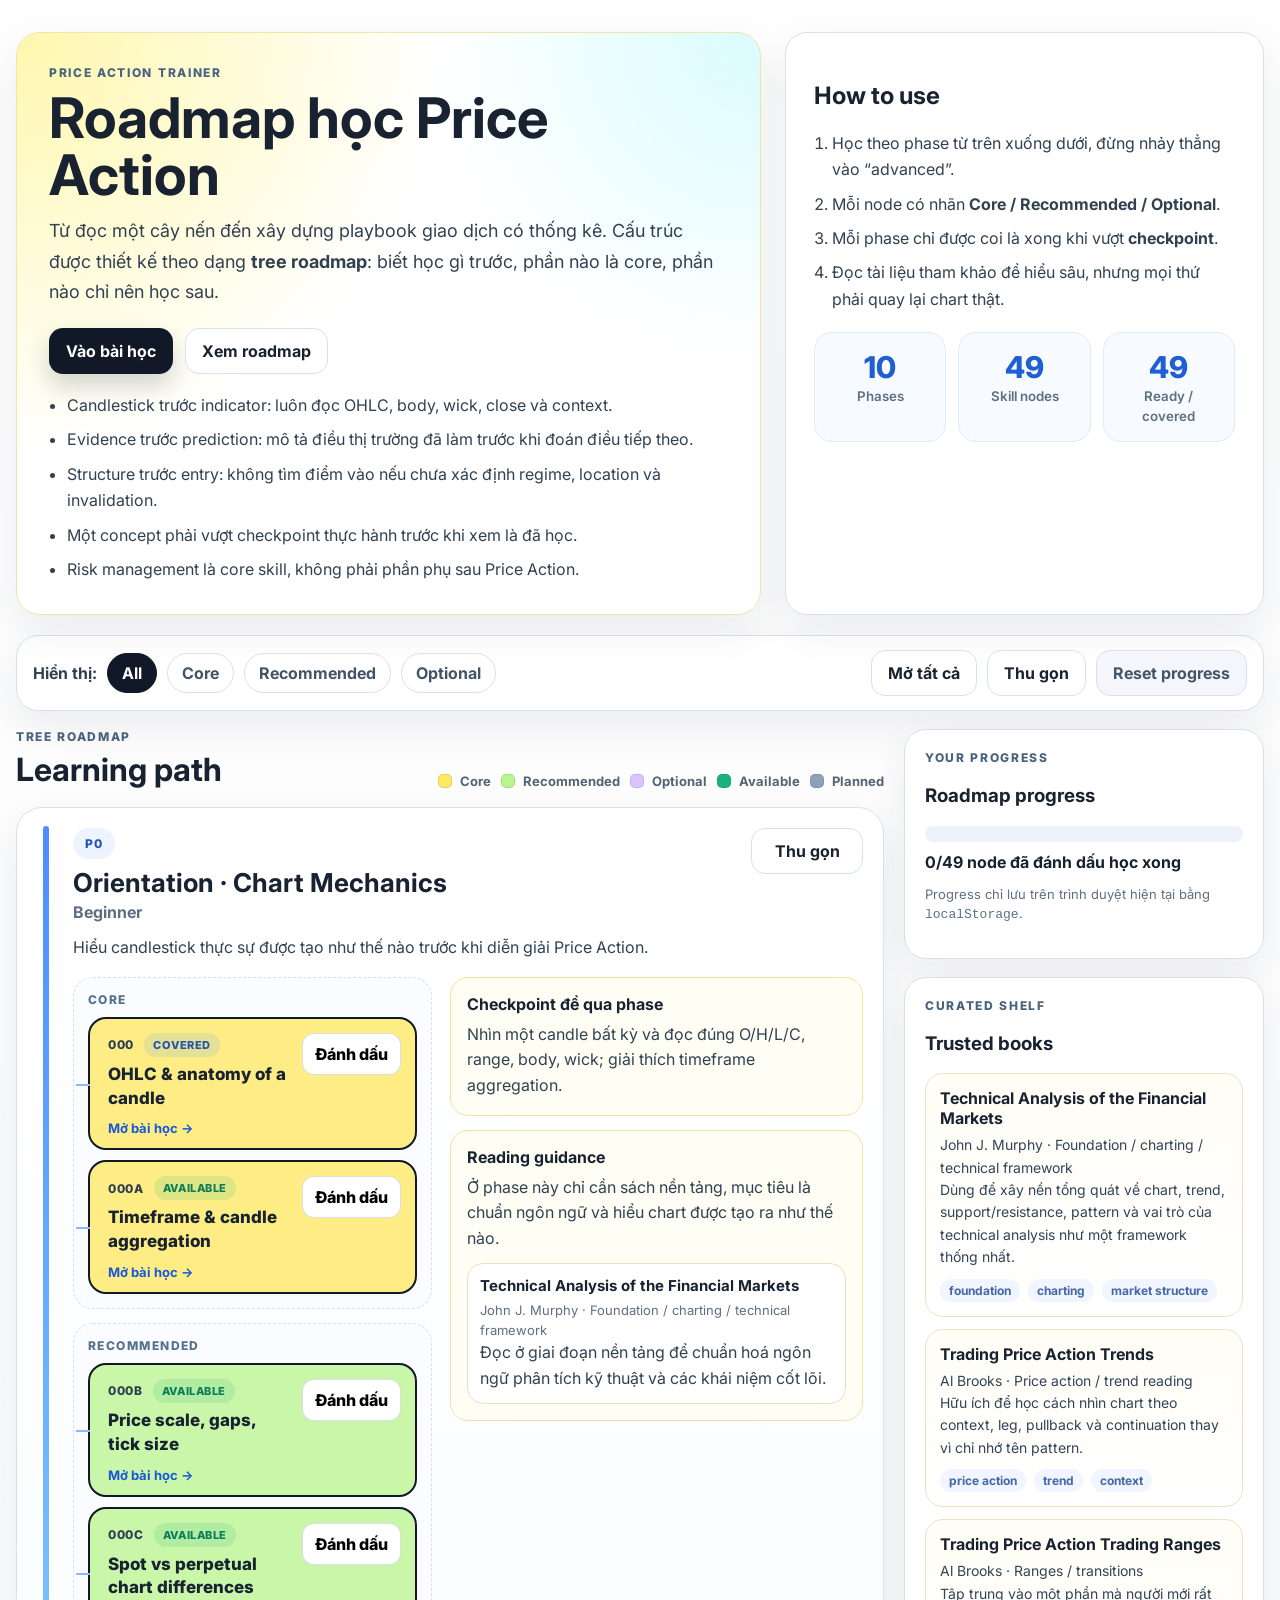
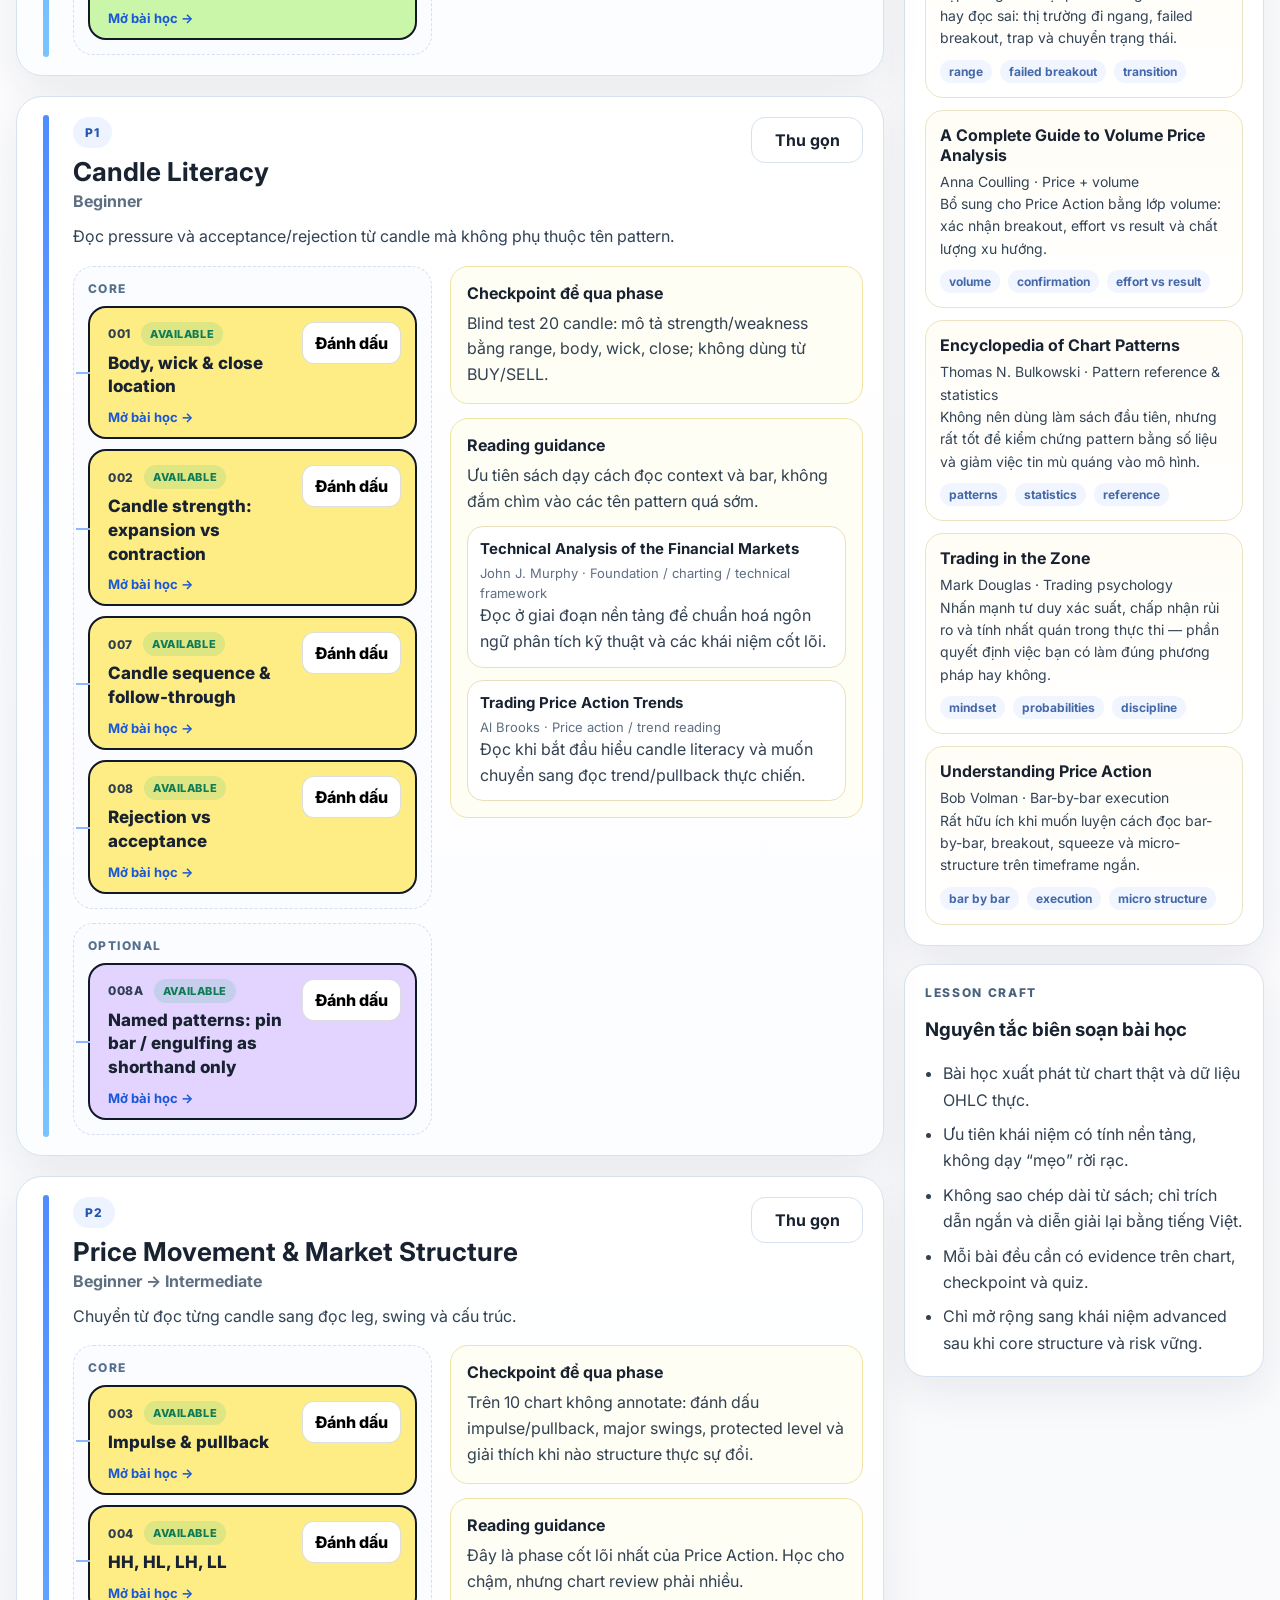
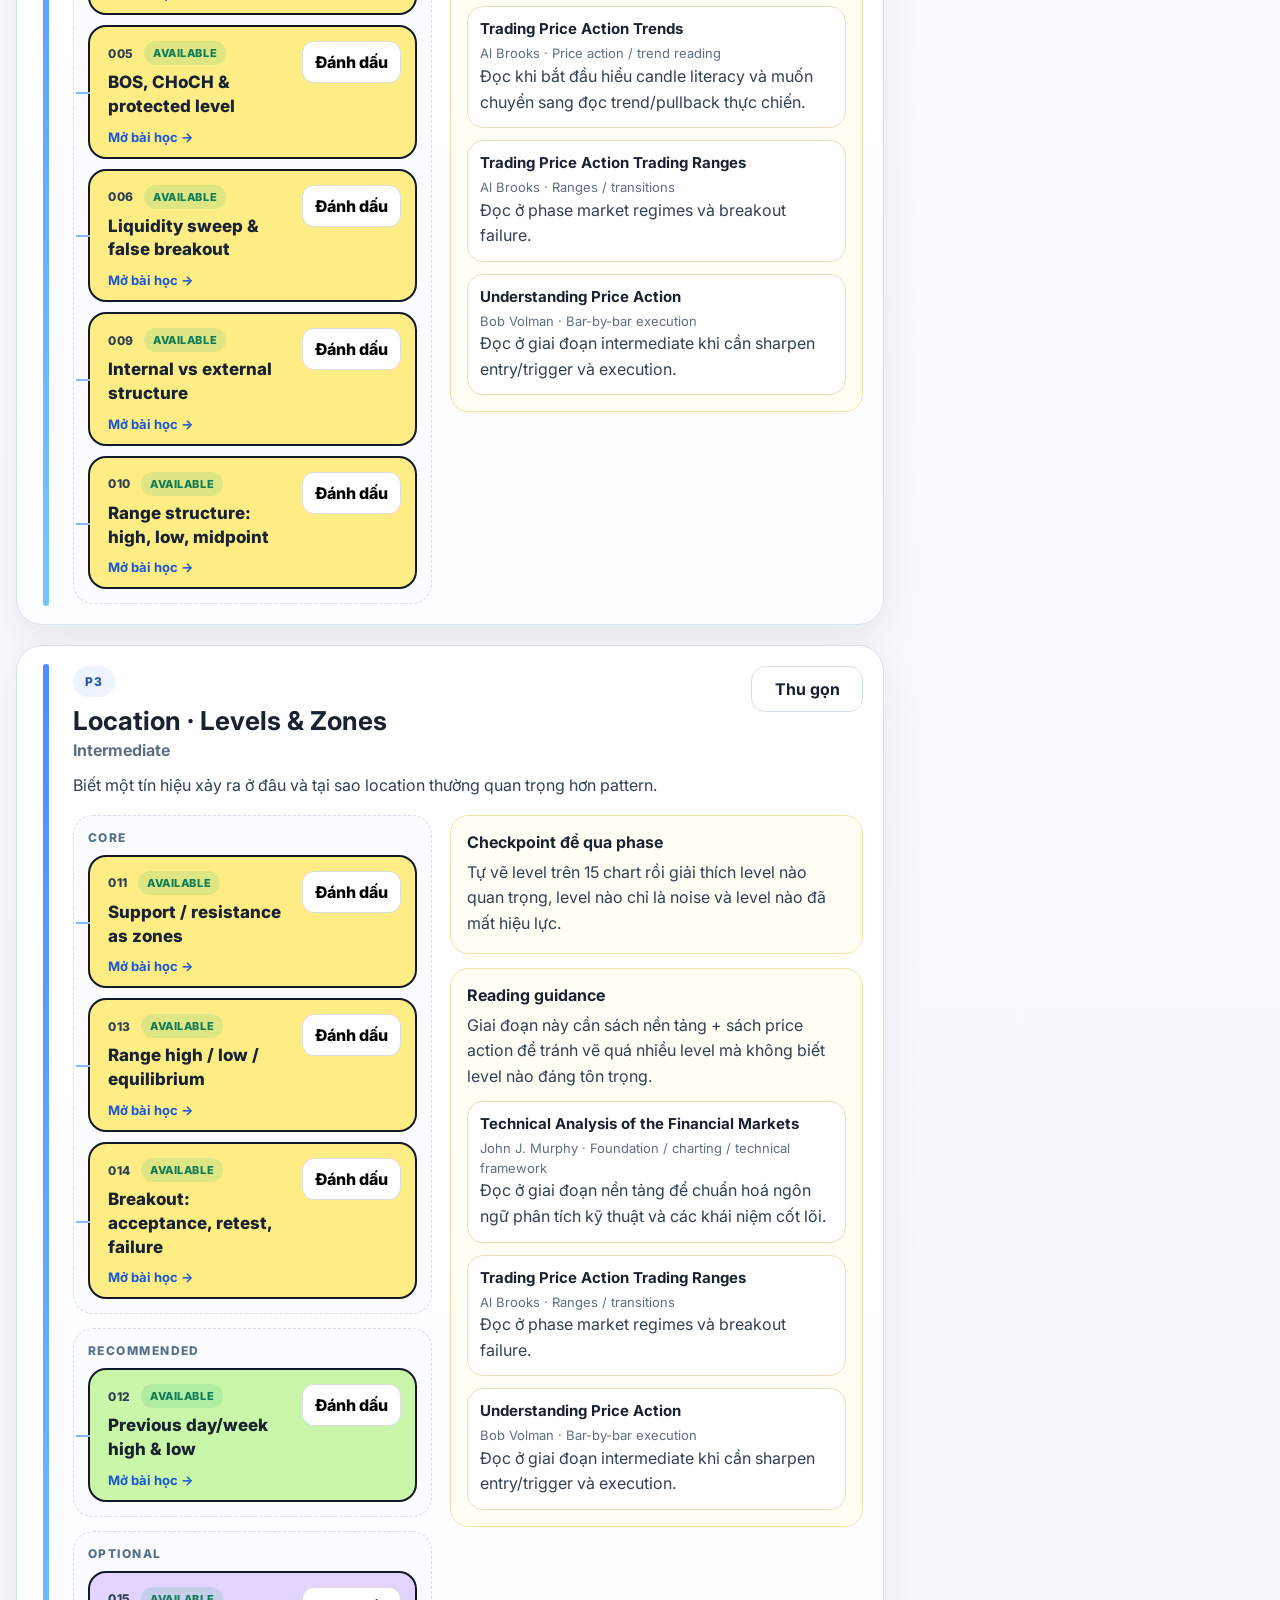
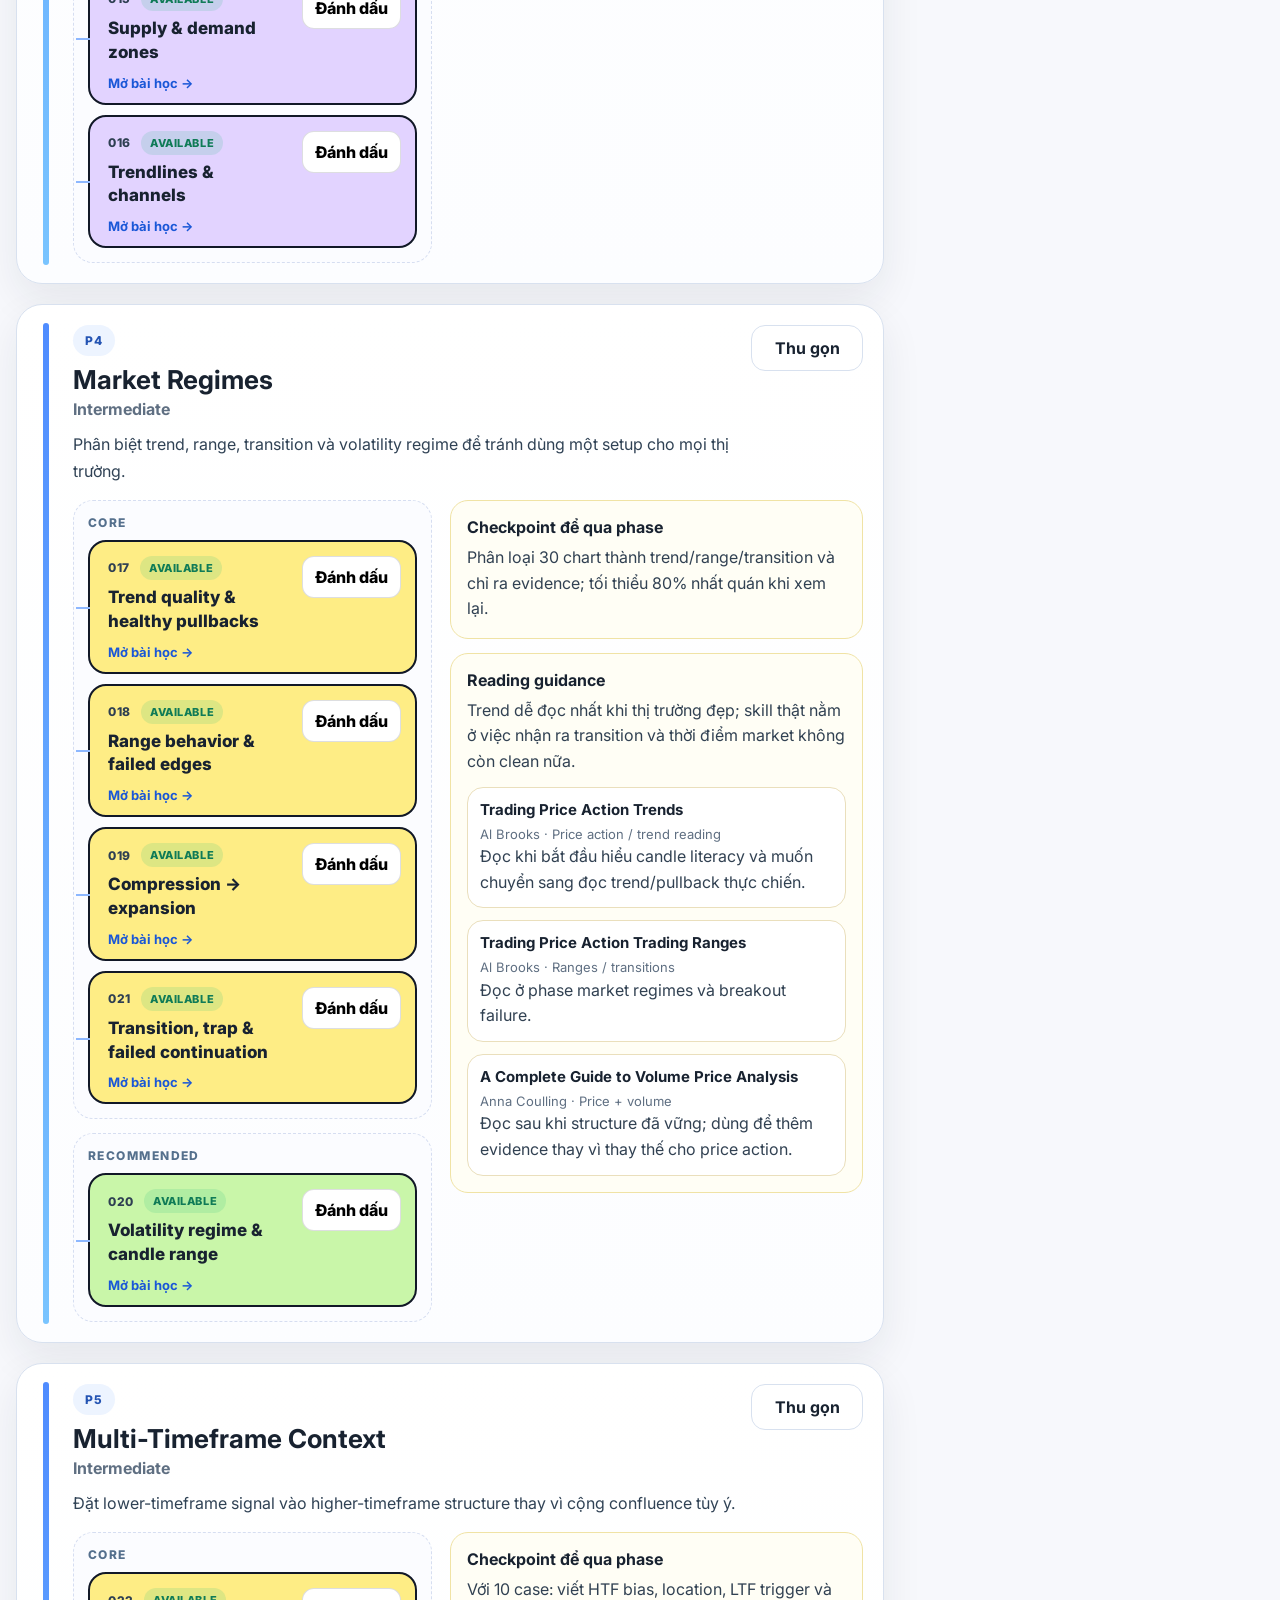
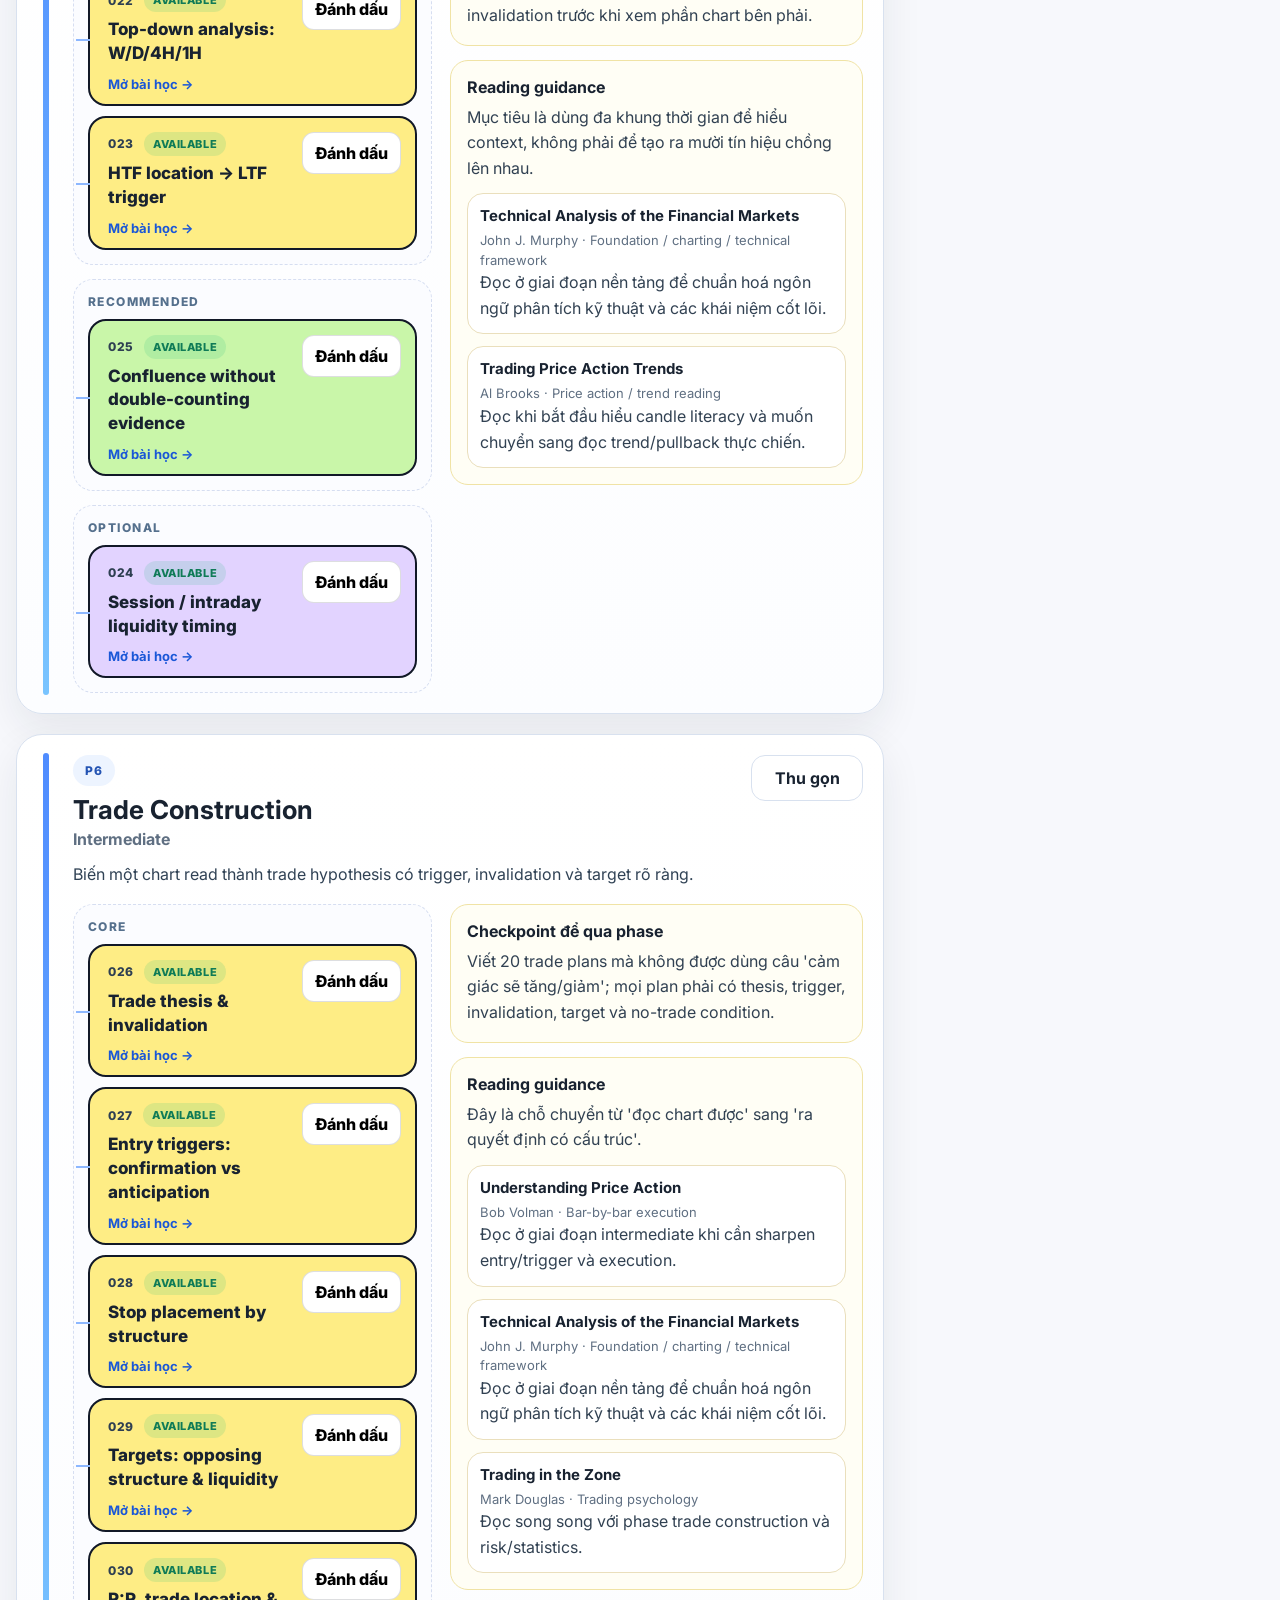
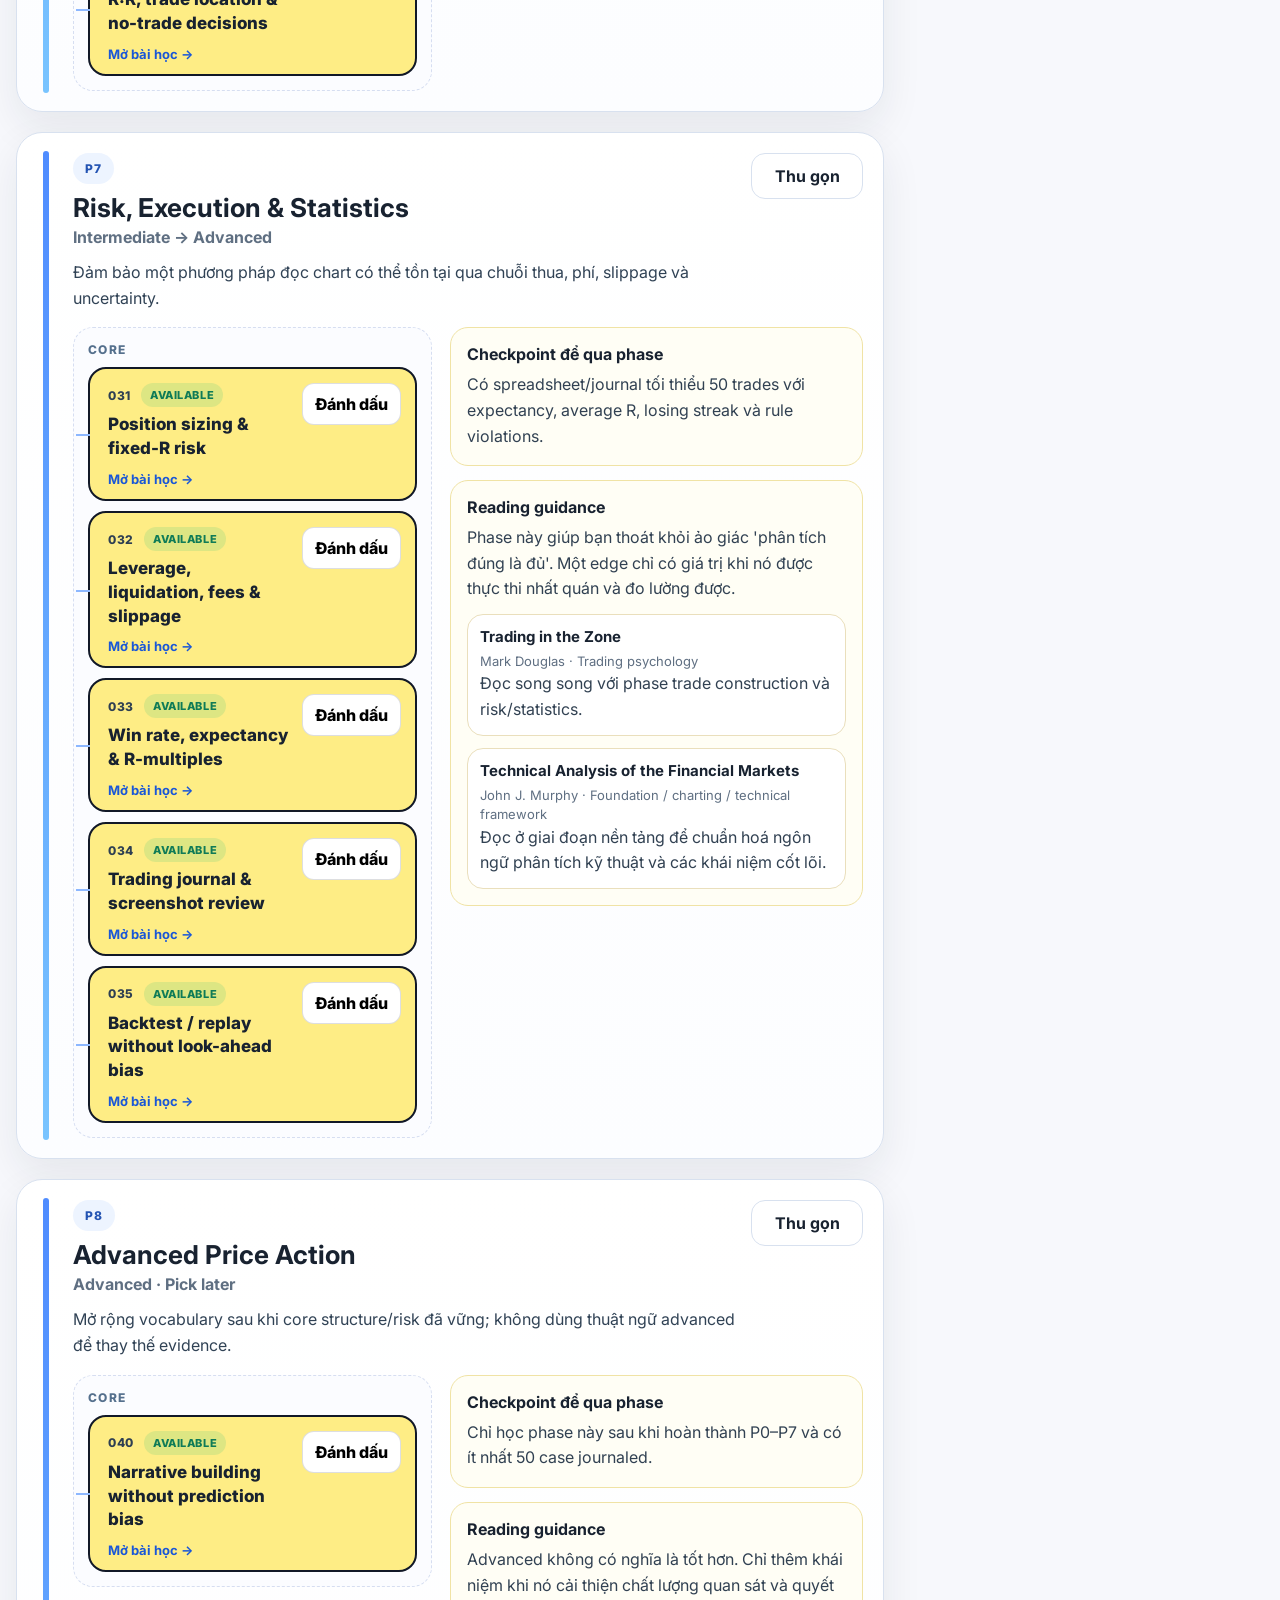
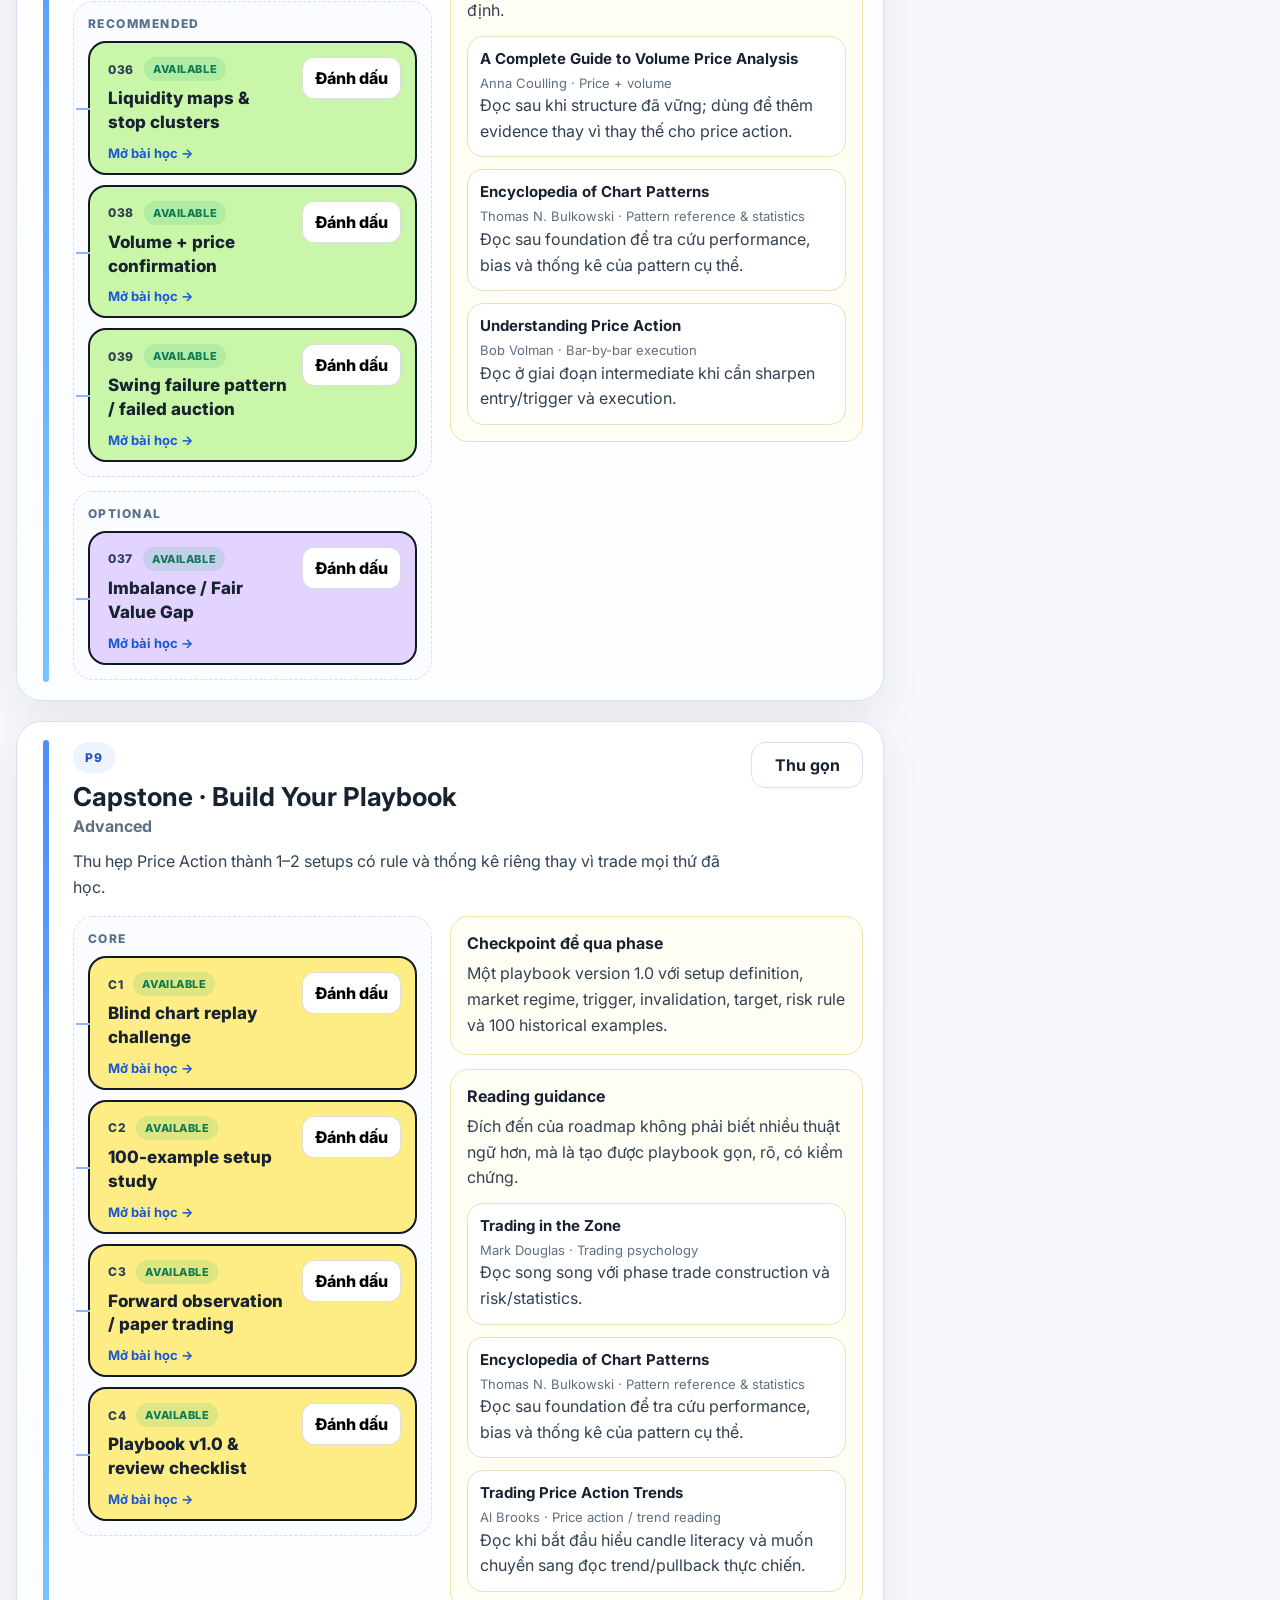
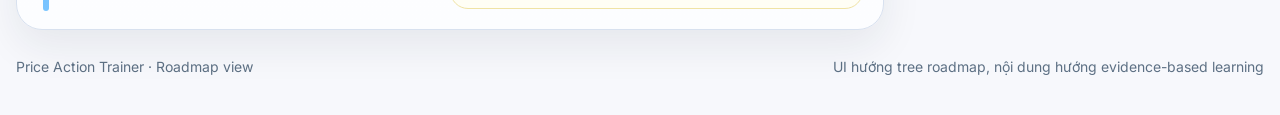
<file: roadmap.html>
<!doctype html>
<html lang="vi">
<head>
  <meta charset="utf-8" />
  <meta name="viewport" content="width=device-width, initial-scale=1" />
  <meta name="description" content="Price Action Roadmap — lộ trình học Price Action theo cấu trúc tree, ưu tiên kỹ năng cốt lõi và tài liệu uy tín." />
  <title>Price Action Roadmap</title>
  <link rel="preconnect" href="https://fonts.googleapis.com" />
  <link rel="preconnect" href="https://fonts.gstatic.com" crossorigin />
  <link href="https://fonts.googleapis.com/css2?family=Inter:wght@400;500;600;700;800&display=swap" rel="stylesheet" />
  <link rel="stylesheet" href="./roadmap.css" />
</head>
<body>
  <header class="hero">
    <div class="hero-copy">
      <div class="eyebrow">PRICE ACTION TRAINER</div>
      <h1>Roadmap học Price Action</h1>
      <p class="hero-subtitle">Từ đọc một cây nến đến xây dựng playbook giao dịch có thống kê. Cấu trúc được thiết kế theo dạng <strong>tree roadmap</strong>: biết học gì trước, phần nào là core, phần nào chỉ nên học sau.</p>
      <div class="hero-actions">
        <a class="btn btn-primary" href="./index.html">Vào bài học</a>
        <a class="btn btn-secondary" href="#treeRoadmap">Xem roadmap</a>
      </div>
      <ul id="principlesList" class="principles-list"></ul>
    </div>
    <aside class="hero-side card">
      <h2>How to use</h2>
      <ol class="howto-list">
        <li>Học theo phase từ trên xuống dưới, đừng nhảy thẳng vào “advanced”.</li>
        <li>Mỗi node có nhãn <strong>Core / Recommended / Optional</strong>.</li>
        <li>Mỗi phase chỉ được coi là xong khi vượt <strong>checkpoint</strong>.</li>
        <li>Đọc tài liệu tham khảo để hiểu sâu, nhưng mọi thứ phải quay lại chart thật.</li>
      </ol>
      <div class="mini-stats">
        <div><span id="phaseCount">0</span><small>Phases</small></div>
        <div><span id="nodeCount">0</span><small>Skill nodes</small></div>
        <div><span id="coveredCount">0</span><small>Ready / covered</small></div>
      </div>
    </aside>
  </header>

  <section class="toolbar card">
    <div class="toolbar-left">
      <label class="filter-label">Hiển thị:</label>
      <button class="chip chip-active" type="button" data-filter="all">All</button>
      <button class="chip" type="button" data-filter="required">Core</button>
      <button class="chip" type="button" data-filter="recommended">Recommended</button>
      <button class="chip" type="button" data-filter="optional">Optional</button>
    </div>
    <div class="toolbar-right">
      <button id="expandAllBtn" class="btn btn-secondary" type="button">Mở tất cả</button>
      <button id="collapseAllBtn" class="btn btn-secondary" type="button">Thu gọn</button>
      <button id="resetProgressBtn" class="btn btn-ghost" type="button">Reset progress</button>
    </div>
  </section>

  <main class="page-grid">
    <section id="treeRoadmap" class="roadmap-panel">
      <div class="section-head">
        <div>
          <div class="section-label">TREE ROADMAP</div>
          <h2>Learning path</h2>
        </div>
        <div class="legend">
          <span class="legend-item"><i class="swatch required"></i> Core</span>
          <span class="legend-item"><i class="swatch recommended"></i> Recommended</span>
          <span class="legend-item"><i class="swatch optional"></i> Optional</span>
          <span class="legend-item"><i class="swatch available"></i> Available</span>
          <span class="legend-item"><i class="swatch planned"></i> Planned</span>
        </div>
      </div>
      <div id="roadmapTree" class="roadmap-tree"></div>
    </section>

    <aside class="sidebar">
      <section class="card progress-card">
        <div class="section-label">YOUR PROGRESS</div>
        <h3>Roadmap progress</h3>
        <div class="progress-bar"><span id="progressFill"></span></div>
        <p id="progressText" class="progress-text">0/0 node đã đánh dấu học xong</p>
        <p class="muted">Progress chỉ lưu trên trình duyệt hiện tại bằng <code>localStorage</code>.</p>
      </section>

      <section class="card reading-card">
        <div class="section-label">CURATED SHELF</div>
        <h3>Trusted books</h3>
        <div id="bookShelf" class="book-shelf"></div>
      </section>

      <section class="card guidance-card">
        <div class="section-label">LESSON CRAFT</div>
        <h3>Nguyên tắc biên soạn bài học</h3>
        <ul class="guidance-list">
          <li>Bài học xuất phát từ chart thật và dữ liệu OHLC thực.</li>
          <li>Ưu tiên khái niệm có tính nền tảng, không dạy “mẹo” rời rạc.</li>
          <li>Không sao chép dài từ sách; chỉ trích dẫn ngắn và diễn giải lại bằng tiếng Việt.</li>
          <li>Mỗi bài đều cần có evidence trên chart, checkpoint và quiz.</li>
          <li>Chỉ mở rộng sang khái niệm advanced sau khi core structure và risk vững.</li>
        </ul>
      </section>
    </aside>
  </main>

  <footer class="footer">
    <span>Price Action Trainer · Roadmap view</span>
    <span>UI hướng tree roadmap, nội dung hướng evidence-based learning</span>
  </footer>

  <script src="./roadmap.js" defer></script>
</body>
</html>
</file>
<file: roadmap.css>
:root {
  --bg: #f7f8fc;
  --panel: #ffffff;
  --panel-soft: #fffef5;
  --text: #182230;
  --muted: #5f6f82;
  --line: #8cb7ff;
  --border: #d8e1ef;
  --shadow: 0 16px 40px rgba(24, 34, 48, 0.08);
  --required: #ffe963;
  --recommended: #b8f58c;
  --optional: #d9c4ff;
  --available: #18b47c;
  --planned: #8da1b9;
  --trunk: #4a8bff;
  --hero-a: #fff7ad;
  --hero-b: #dbffe8;
}
* { box-sizing: border-box; }
html, body { margin: 0; padding: 0; font-family: 'Inter', system-ui, sans-serif; color: var(--text); background: linear-gradient(180deg, #fefefe 0%, #f7f8fc 40%, #f7f8fc 100%); }
a { color: inherit; text-decoration: none; }
button { font: inherit; }
.hero, .toolbar, .page-grid, .footer { width: min(1400px, calc(100% - 32px)); margin-left: auto; margin-right: auto; }
.hero { display: grid; grid-template-columns: 1.4fr .9fr; gap: 24px; padding: 32px 0 20px; }
.hero-copy, .hero-side { border-radius: 24px; box-shadow: var(--shadow); }
.hero-copy { padding: 32px; background: radial-gradient(circle at top left, var(--hero-a), transparent 45%), radial-gradient(circle at top right, #dafcff, transparent 35%), var(--panel); border: 1px solid #efe7aa; }
.hero-side { padding: 28px; background: linear-gradient(180deg, #ffffff 0%, #f7fffc 100%); border: 1px solid #d8f3e5; }
.eyebrow, .section-label { font-size: 12px; font-weight: 800; letter-spacing: .14em; text-transform: uppercase; color: #49627d; }
h1 { margin: 10px 0 12px; font-size: clamp(34px, 6vw, 56px); line-height: 1.02; }
.hero-subtitle { margin: 0 0 20px; font-size: 18px; line-height: 1.7; color: #314152; max-width: 840px; }
.hero-actions { display: flex; gap: 12px; flex-wrap: wrap; margin-bottom: 18px; }
.btn { display: inline-flex; align-items: center; justify-content: center; gap: 8px; border-radius: 14px; border: 1px solid transparent; cursor: pointer; padding: 12px 16px; font-weight: 700; transition: transform .15s ease, box-shadow .15s ease, background .15s ease; }
.btn:hover { transform: translateY(-1px); }
.btn-primary { background: #111827; color: #fff; box-shadow: 0 12px 24px rgba(17, 24, 39, 0.18); }
.btn-secondary { background: #fff; border-color: var(--border); color: var(--text); }
.btn-ghost { background: #f4f6fb; border-color: var(--border); color: #43556a; }
.principles-list, .howto-list, .guidance-list { margin: 0; padding-left: 18px; color: #314152; line-height: 1.65; }
.principles-list li + li, .howto-list li + li, .guidance-list li + li { margin-top: 8px; }
.mini-stats { display: grid; grid-template-columns: repeat(3, 1fr); gap: 12px; margin-top: 20px; }
.mini-stats div { background: #f7fbff; border: 1px solid #dcecf8; border-radius: 18px; padding: 16px; text-align: center; }
.mini-stats span { display: block; font-size: 30px; font-weight: 800; color: #1f5fd3; }
.mini-stats small { color: #5f6f82; font-weight: 600; }
.card { background: var(--panel); border-radius: 22px; border: 1px solid var(--border); box-shadow: var(--shadow); }
.toolbar { margin-bottom: 18px; padding: 14px 16px; display: flex; justify-content: space-between; gap: 16px; align-items: center; flex-wrap: wrap; }
.toolbar-left, .toolbar-right { display: flex; gap: 10px; align-items: center; flex-wrap: wrap; }
.filter-label { font-weight: 700; color: #314152; }
.chip { border: 1px solid var(--border); border-radius: 999px; background: #fff; color: #425468; padding: 9px 14px; cursor: pointer; font-weight: 700; }
.chip-active { background: #111827; color: #fff; border-color: #111827; }
.page-grid { display: grid; grid-template-columns: minmax(0, 1.45fr) 360px; gap: 20px; align-items: start; }
.roadmap-panel { min-width: 0; }
.section-head { display: flex; align-items: end; justify-content: space-between; gap: 12px; margin-bottom: 18px; }
.section-head h2 { margin: 6px 0 0; font-size: 32px; }
.legend { display: flex; gap: 10px; flex-wrap: wrap; justify-content: flex-end; }
.legend-item { display: inline-flex; align-items: center; gap: 8px; font-size: 13px; color: #516478; font-weight: 700; }
.swatch { width: 14px; height: 14px; border-radius: 5px; display: inline-block; border: 1px solid rgba(24,34,48,.12); }
.swatch.required { background: var(--required); }
.swatch.recommended { background: var(--recommended); }
.swatch.optional { background: var(--optional); }
.swatch.available { background: var(--available); }
.swatch.planned { background: var(--planned); }
.roadmap-tree { display: grid; gap: 20px; }
.phase-card { position: relative; padding: 20px 20px 20px 56px; background: linear-gradient(180deg, #ffffff 0%, #fcfdff 100%); border: 1px solid var(--border); border-radius: 26px; box-shadow: var(--shadow); }
.phase-card::before { content: ''; position: absolute; left: 26px; top: 18px; bottom: 18px; width: 6px; border-radius: 999px; background: linear-gradient(180deg, #4f8cff 0%, #79c4ff 100%); }
.phase-head { display: flex; align-items: start; justify-content: space-between; gap: 16px; margin-bottom: 16px; }
.phase-id { display: inline-block; padding: 8px 12px; border-radius: 999px; background: #edf4ff; color: #2454b3; font-weight: 800; font-size: 12px; letter-spacing: .08em; }
.phase-title { margin: 8px 0 4px; font-size: 26px; }
.phase-level { color: #5f6f82; font-weight: 700; }
.phase-goal { margin: 12px 0 0; color: #304255; line-height: 1.65; max-width: 880px; }
.phase-actions { display: flex; flex-direction: column; gap: 10px; align-items: flex-end; }
.phase-toggle { min-width: 112px; }
.phase-grid { display: grid; grid-template-columns: 1fr 1.15fr; gap: 18px; align-items: start; }
.phase-branches { display: grid; gap: 14px; }
.branch-group { background: #fbfcff; border: 1px dashed #d6def1; border-radius: 20px; padding: 14px; }
.branch-label { font-size: 12px; font-weight: 800; color: #55708d; text-transform: uppercase; letter-spacing: .12em; margin-bottom: 10px; }
.nodes { display: grid; gap: 10px; }
.node { position: relative; display: grid; grid-template-columns: 1fr auto; gap: 12px; align-items: start; border: 2px solid #111827; border-radius: 18px; padding: 14px 14px 12px 18px; background: #fff; min-height: 88px; }
.node::before { content: ''; position: absolute; left: -14px; top: 50%; width: 14px; height: 2px; background: var(--line); }
.node.required { background: rgba(255, 233, 99, 0.78); }
.node.recommended { background: rgba(184, 245, 140, 0.74); }
.node.optional { background: rgba(217, 196, 255, 0.72); }
.node.done { box-shadow: inset 0 0 0 2px rgba(17,24,39,.08); }
.node-head { display: flex; flex-direction: column; gap: 6px; }
.node-topline { display: flex; gap: 10px; align-items: center; flex-wrap: wrap; }
.node-code { font-size: 12px; font-weight: 800; letter-spacing: .06em; color: #2e3f52; }
.status-pill { display: inline-flex; align-items: center; gap: 6px; padding: 5px 9px; border-radius: 999px; font-size: 11px; font-weight: 800; text-transform: uppercase; letter-spacing: .05em; background: rgba(17, 24, 39, 0.08); color: #2e3f52; }
.status-pill.available { background: rgba(24, 180, 124, 0.14); color: #0f7b57; }
.status-pill.covered { background: rgba(74, 139, 255, 0.14); color: #2454b3; }
.node-title { font-size: 17px; font-weight: 800; line-height: 1.4; }
.node-links { display: flex; gap: 10px; flex-wrap: wrap; margin-top: 4px; }
.node-link { font-size: 13px; font-weight: 700; color: #1a57d7; }
.mark-btn { align-self: start; border: 1px solid rgba(17,24,39,.14); background: #fff; border-radius: 12px; padding: 10px 12px; min-width: 92px; font-weight: 800; cursor: pointer; }
.mark-btn.is-done { background: #111827; color: #fff; border-color: #111827; }
.phase-detail { display: grid; gap: 14px; }
.checkpoint, .book-group { background: var(--panel-soft); border: 1px solid #f0e3a5; border-radius: 18px; padding: 16px; }
.checkpoint h4, .book-group h4 { margin: 0 0 8px; font-size: 16px; }
.checkpoint p, .book-group p { margin: 0; line-height: 1.6; color: #314152; }
.books-inline { display: grid; gap: 12px; margin-top: 12px; }
.book-chip { background: #fff; border: 1px solid #eadfbc; border-radius: 16px; padding: 12px; }
.book-chip h5 { margin: 0 0 6px; font-size: 15px; }
.book-meta, .muted { color: var(--muted); font-size: 13px; line-height: 1.5; }
.sidebar { display: grid; gap: 18px; }
.progress-card, .reading-card, .guidance-card { padding: 20px; }
.progress-bar { height: 16px; background: #eef3fb; border-radius: 999px; overflow: hidden; margin: 14px 0 10px; }
.progress-bar span { display: block; height: 100%; width: 0; background: linear-gradient(90deg, #ffd84a 0%, #4f8cff 60%, #36c28d 100%); border-radius: inherit; transition: width .2s ease; }
.progress-text { margin: 0 0 8px; font-weight: 700; }
.book-shelf { display: grid; gap: 12px; }
.book-card { background: linear-gradient(180deg, #fffdf5 0%, #ffffff 100%); border: 1px solid #ece3c2; border-radius: 18px; padding: 14px; }
.book-card h4 { margin: 0 0 6px; font-size: 16px; }
.book-card p { margin: 0; font-size: 14px; line-height: 1.6; color: #324457; }
.book-card .book-tags { display: flex; gap: 8px; flex-wrap: wrap; margin-top: 10px; }
.book-tag { padding: 4px 9px; border-radius: 999px; background: #f0f5ff; color: #4569a8; font-size: 12px; font-weight: 700; }
.footer { display: flex; justify-content: space-between; gap: 12px; flex-wrap: wrap; padding: 28px 0 40px; color: #5d7084; font-size: 14px; }
.hidden { display: none !important; }
@media (max-width: 1200px) { .page-grid { grid-template-columns: 1fr; } .sidebar { order: -1; grid-template-columns: repeat(3, 1fr); } }
@media (max-width: 980px) { .hero { grid-template-columns: 1fr; } .sidebar { grid-template-columns: 1fr; } .phase-grid { grid-template-columns: 1fr; } .phase-head { flex-direction: column; } .phase-actions { align-items: flex-start; } }
@media (max-width: 720px) { .hero, .toolbar, .page-grid, .footer { width: min(100% - 20px, 1400px); } .hero-copy, .hero-side, .phase-card, .progress-card, .reading-card, .guidance-card { border-radius: 18px; } .phase-card { padding-left: 44px; } .phase-card::before { left: 20px; } .node { grid-template-columns: 1fr; } .node::before { left: -10px; width: 10px; } .section-head { flex-direction: column; align-items: start; } }
</file>
